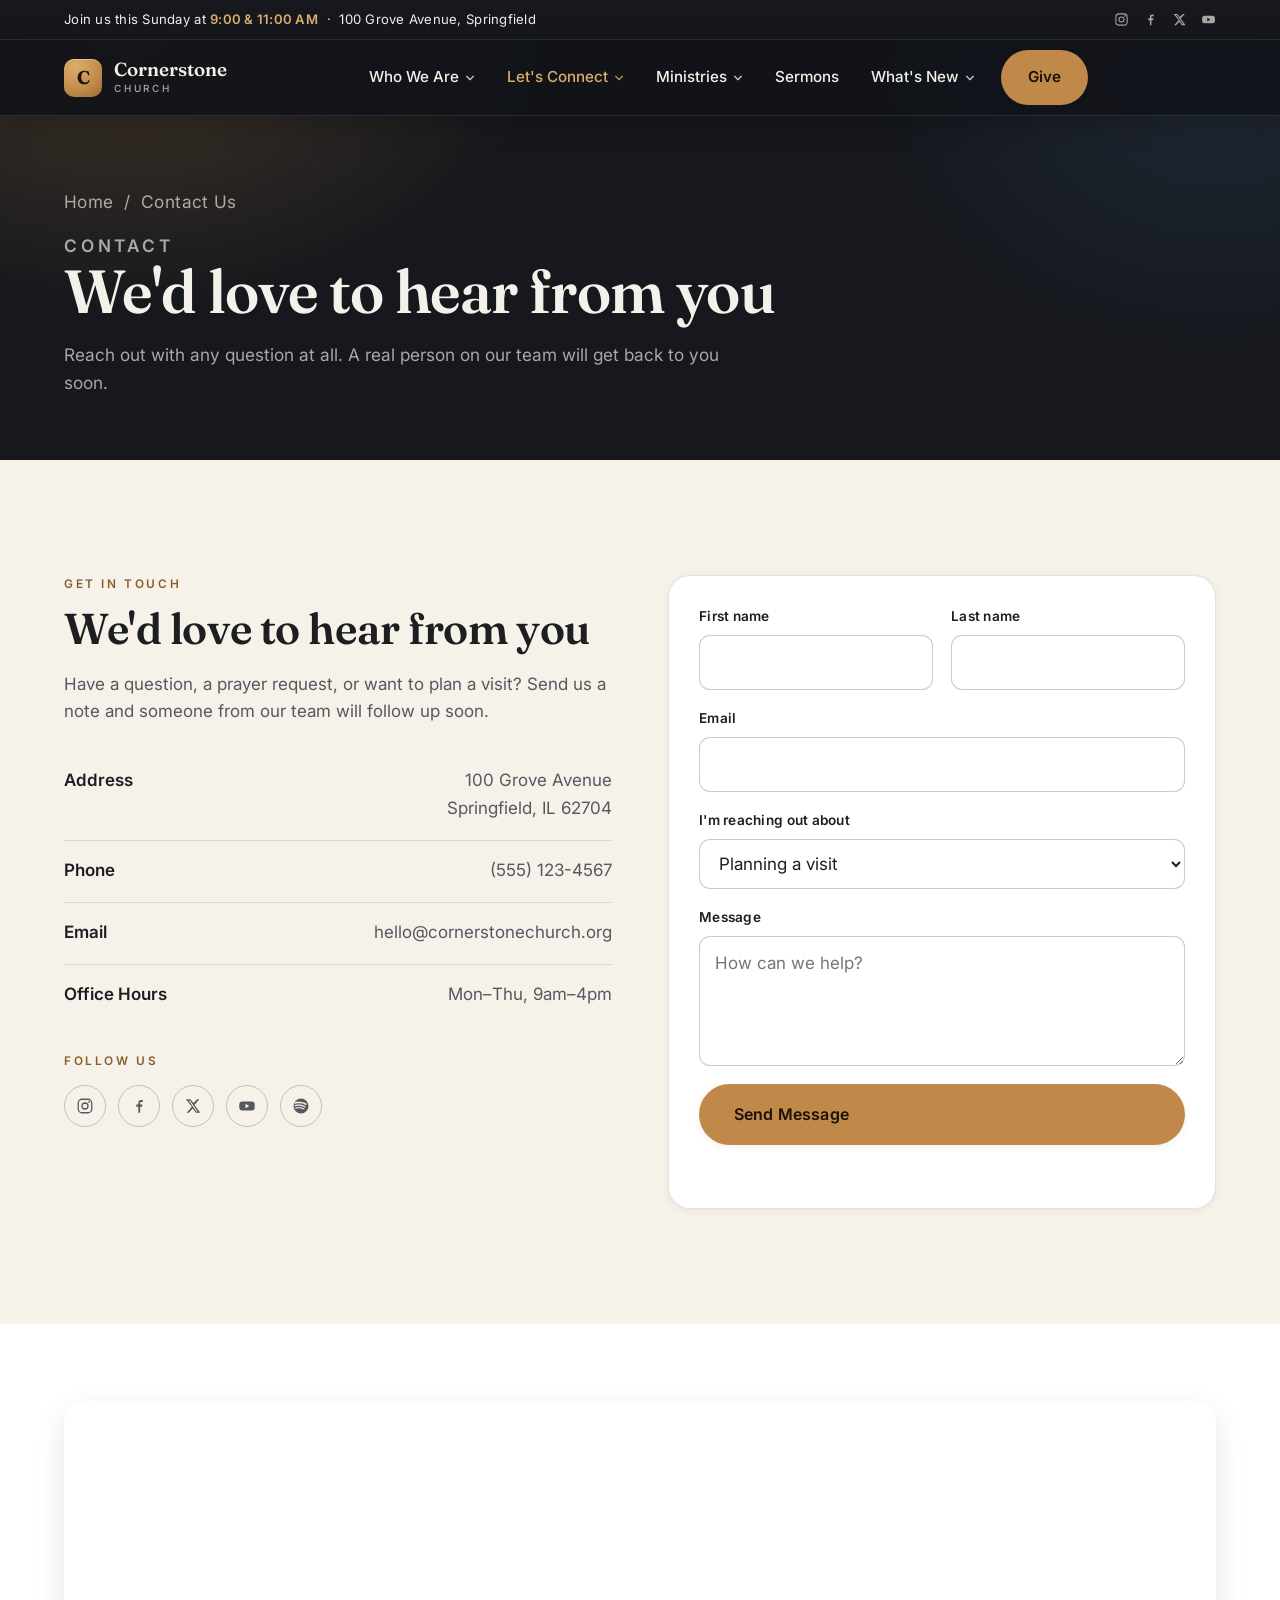
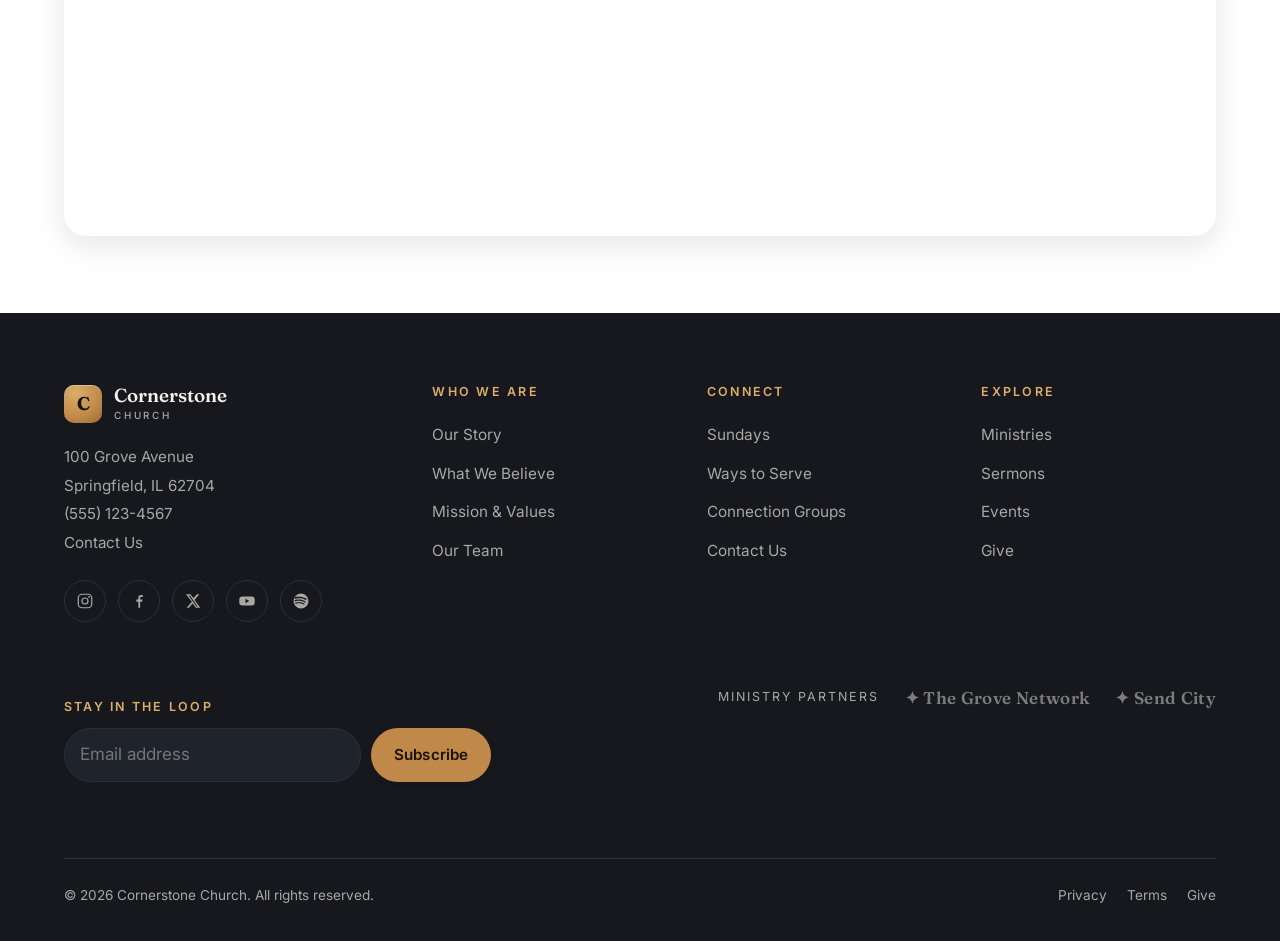
<file: contact.html>
<!DOCTYPE html>
<html lang="en">
<head>
  <meta charset="UTF-8" />
  <meta name="viewport" content="width=device-width, initial-scale=1" />
  <title>Contact Us · Cornerstone Church</title>
  <meta name="description" content="Get in touch with Cornerstone Church. Questions, prayer requests, or planning a visit — we'd love to hear from you." />
  <link rel="preconnect" href="https://fonts.googleapis.com" />
  <link rel="preconnect" href="https://fonts.gstatic.com" crossorigin />
  <link rel="stylesheet" href="assets/css/styles.css" />
</head>
<body>

  <div class="topbar">
    <div class="container topbar__inner">
      <span class="topbar__msg">Join us this Sunday at <strong>9:00&nbsp;&amp;&nbsp;11:00&nbsp;AM</strong> &nbsp;·&nbsp; 100 Grove Avenue, Springfield</span>
      <div class="topbar__socials">
        <a href="#" aria-label="Instagram"><svg viewBox="0 0 24 24" fill="none"><rect x="3" y="3" width="18" height="18" rx="5" stroke="currentColor" stroke-width="1.7"/><circle cx="12" cy="12" r="4" stroke="currentColor" stroke-width="1.7"/><circle cx="17.5" cy="6.5" r="1.2" fill="currentColor"/></svg></a>
        <a href="#" aria-label="Facebook"><svg viewBox="0 0 24 24" fill="currentColor"><path d="M13.5 21v-8h2.7l.4-3h-3.1V8.2c0-.87.24-1.46 1.5-1.46H17V4.06C16.7 4.02 15.8 3.94 14.77 3.94c-2.16 0-3.64 1.32-3.64 3.74V10H8.4v3h2.73v8z"/></svg></a>
        <a href="#" aria-label="X"><svg viewBox="0 0 24 24" fill="currentColor"><path d="M17.5 3h3l-6.6 7.5L21.7 21h-5.9l-4.3-5.6L6.5 21H3.5l7-8L2.6 3h6l3.9 5.1zM16.4 19.2h1.6L8 4.7H6.3z"/></svg></a>
        <a href="#" aria-label="YouTube"><svg viewBox="0 0 24 24" fill="currentColor"><path d="M22 8.2a2.6 2.6 0 0 0-1.83-1.84C18.5 6 12 6 12 6s-6.5 0-8.17.36A2.6 2.6 0 0 0 2 8.2 27 27 0 0 0 1.6 12 27 27 0 0 0 2 15.8a2.6 2.6 0 0 0 1.83 1.84C5.5 18 12 18 12 18s6.5 0 8.17-.36A2.6 2.6 0 0 0 22 15.8 27 27 0 0 0 22.4 12 27 27 0 0 0 22 8.2zM10 15V9l5 3z"/></svg></a>
      </div>
    </div>
  </div>

  <header class="nav is-solid" id="site-nav">
    <div class="container nav__inner">
      <a class="brand" href="index.html" aria-label="Cornerstone Church home">
        <span class="brand__mark">C</span>
        <span class="brand__name">Cornerstone<small>Church</small></span>
      </a>
      <nav aria-label="Primary navigation">
        <ul class="menu">
          <li class="has-mega">
            <a class="menu__link" href="about.html">Who We Are <svg class="caret" viewBox="0 0 12 12" fill="none"><path d="M2 4l4 4 4-4" stroke="currentColor" stroke-width="1.6" stroke-linecap="round" stroke-linejoin="round"/></svg></a>
            <div class="mega">
              <div class="mega__lead"><b>Who We Are</b></div>
              <a class="mega__link" href="about.html">Our Story</a>
              <a class="mega__link" href="about.html#what-we-believe">What We Believe</a>
              <a class="mega__link" href="about.html#mission-values">Mission &amp; Values</a>
              <a class="mega__link" href="about.html#team">Our Team</a>
            </div>
          </li>
          <li class="has-mega">
            <a class="menu__link is-active" href="connect.html">Let's Connect <svg class="caret" viewBox="0 0 12 12" fill="none"><path d="M2 4l4 4 4-4" stroke="currentColor" stroke-width="1.6" stroke-linecap="round" stroke-linejoin="round"/></svg></a>
            <div class="mega">
              <div class="mega__lead"><b>Let's Connect</b></div>
              <a class="mega__link" href="connect.html#sundays">Sundays at Cornerstone</a>
              <a class="mega__link" href="connect.html#serve">Ways to Serve</a>
              <a class="mega__link" href="connect.html#prayer">Prayer Requests</a>
              <a class="mega__link" href="contact.html">Contact Us</a>
            </div>
          </li>
          <li class="has-mega">
            <a class="menu__link" href="ministries.html">Ministries <svg class="caret" viewBox="0 0 12 12" fill="none"><path d="M2 4l4 4 4-4" stroke="currentColor" stroke-width="1.6" stroke-linecap="round" stroke-linejoin="round"/></svg></a>
            <div class="mega">
              <div class="mega__lead"><b>Our Ministries</b></div>
              <a class="mega__link" href="ministries.html#kids">Kids</a>
              <a class="mega__link" href="ministries.html#youth">Youth</a>
              <a class="mega__link" href="ministries.html#groups">Connection Groups</a>
              <a class="mega__link" href="ministries.html#college">The Salt Company</a>
              <a class="mega__link" href="ministries.html#local">Local Missions</a>
              <a class="mega__link" href="ministries.html#global">Global Missions</a>
            </div>
          </li>
          <li><a class="menu__link" href="sermons.html">Sermons</a></li>
          <li class="has-mega">
            <a class="menu__link" href="connect.html#events">What's New <svg class="caret" viewBox="0 0 12 12" fill="none"><path d="M2 4l4 4 4-4" stroke="currentColor" stroke-width="1.6" stroke-linecap="round" stroke-linejoin="round"/></svg></a>
            <div class="mega">
              <div class="mega__lead"><b>What's New</b></div>
              <a class="mega__link" href="connect.html#events">Events</a>
              <a class="mega__link" href="connect.html#events">Calendar</a>
              <a class="mega__link" href="sermons.html">Latest Sermons</a>
            </div>
          </li>
          <li class="menu__cta"><a class="btn btn--primary" href="give.html">Give</a></li>
        </ul>
      </nav>
      <div style="display:flex; align-items:center; gap:12px;">
        <a class="btn btn--primary nav__mobile-cta" href="give.html">Give</a>
        <button class="nav__toggle" aria-label="Open menu" aria-controls="mobile-menu">
          <svg width="22" height="22" viewBox="0 0 24 24" fill="none"><path d="M3 6h18M3 12h18M3 18h18" stroke="currentColor" stroke-width="1.8" stroke-linecap="round"/></svg>
        </button>
      </div>
    </div>
  </header>

  <div class="mobile-menu" id="mobile-menu" aria-hidden="true">
    <div class="mobile-menu__head">
      <a class="brand" href="index.html"><span class="brand__mark">C</span><span class="brand__name">Cornerstone<small>Church</small></span></a>
      <button class="mobile-menu__close" aria-label="Close menu">
        <svg width="20" height="20" viewBox="0 0 24 24" fill="none"><path d="M6 6l12 12M18 6L6 18" stroke="currentColor" stroke-width="1.8" stroke-linecap="round"/></svg>
      </button>
    </div>
    <div class="m-group">
      <button class="m-group__btn">Who We Are <svg class="caret" viewBox="0 0 12 12" fill="none"><path d="M2 4l4 4 4-4" stroke="currentColor" stroke-width="1.6" stroke-linecap="round" stroke-linejoin="round"/></svg></button>
      <div class="m-sub"><a href="about.html">Our Story</a><a href="about.html#what-we-believe">What We Believe</a><a href="about.html#mission-values">Mission &amp; Values</a><a href="about.html#team">Our Team</a></div>
    </div>
    <div class="m-group">
      <button class="m-group__btn">Let's Connect <svg class="caret" viewBox="0 0 12 12" fill="none"><path d="M2 4l4 4 4-4" stroke="currentColor" stroke-width="1.6" stroke-linecap="round" stroke-linejoin="round"/></svg></button>
      <div class="m-sub"><a href="connect.html#sundays">Sundays at Cornerstone</a><a href="connect.html#serve">Ways to Serve</a><a href="connect.html#prayer">Prayer Requests</a><a href="contact.html">Contact Us</a></div>
    </div>
    <div class="m-group">
      <button class="m-group__btn">Ministries <svg class="caret" viewBox="0 0 12 12" fill="none"><path d="M2 4l4 4 4-4" stroke="currentColor" stroke-width="1.6" stroke-linecap="round" stroke-linejoin="round"/></svg></button>
      <div class="m-sub"><a href="ministries.html#kids">Kids</a><a href="ministries.html#youth">Youth</a><a href="ministries.html#groups">Connection Groups</a><a href="ministries.html#college">The Salt Company</a><a href="ministries.html#local">Local Missions</a><a href="ministries.html#global">Global Missions</a></div>
    </div>
    <div class="m-group">
      <button class="m-group__btn">What's New <svg class="caret" viewBox="0 0 12 12" fill="none"><path d="M2 4l4 4 4-4" stroke="currentColor" stroke-width="1.6" stroke-linecap="round" stroke-linejoin="round"/></svg></button>
      <div class="m-sub"><a href="sermons.html">Sermons</a><a href="connect.html#events">Events</a><a href="connect.html#events">Calendar</a></div>
    </div>
    <div class="mobile-menu__actions">
      <a class="btn btn--primary btn--lg" href="give.html" style="justify-content:center;">Give</a>
      <a class="btn btn--ghost btn--lg" href="connect.html#sundays" style="justify-content:center;">I'm New</a>
    </div>
  </div>

  <section class="pagehead">
    <div class="container">
      <p class="pagehead__breadcrumb"><a href="index.html">Home</a> &nbsp;/&nbsp; Contact Us</p>
      <p class="eyebrow eyebrow--light">Contact</p>
      <h1>We'd love to hear from you</h1>
      <p>Reach out with any question at all. A real person on our team will get back to you soon.</p>
    </div>
  </section>

  <section class="section section--cream">
    <div class="container">
      <div class="split" style="align-items:start;">
        <div class="reveal">
          <p class="eyebrow">Get in Touch</p>
          <h2 style="font-size:clamp(1.8rem,3.6vw,2.7rem); margin:12px 0 18px;">We'd love to hear from you</h2>
          <p style="color:var(--text-soft); margin-bottom:26px;">Have a question, a prayer request, or want to plan a visit? Send us a note and someone from our team will follow up soon.</p>
          <div class="info-list">
            <div class="info-row"><span class="info-row__k">Address</span><span class="info-row__v">100 Grove Avenue<br/>Springfield, IL 62704</span></div>
            <div class="info-row"><span class="info-row__k">Phone</span><span class="info-row__v"><a href="tel:+15551234567">(555) 123-4567</a></span></div>
            <div class="info-row"><span class="info-row__k">Email</span><span class="info-row__v"><a href="mailto:hello@cornerstonechurch.org">hello@cornerstonechurch.org</a></span></div>
            <div class="info-row"><span class="info-row__k">Office Hours</span><span class="info-row__v">Mon–Thu, 9am–4pm</span></div>
          </div>
          <div style="margin-top:28px;">
            <p class="eyebrow">Follow Us</p>
            <div class="socials socials--ink" style="margin-top:14px;">
              <a href="#" aria-label="Instagram"><svg viewBox="0 0 24 24" fill="none"><rect x="3" y="3" width="18" height="18" rx="5" stroke="currentColor" stroke-width="1.7"/><circle cx="12" cy="12" r="4" stroke="currentColor" stroke-width="1.7"/><circle cx="17.5" cy="6.5" r="1.2" fill="currentColor"/></svg></a>
              <a href="#" aria-label="Facebook"><svg viewBox="0 0 24 24" fill="currentColor"><path d="M13.5 21v-8h2.7l.4-3h-3.1V8.2c0-.87.24-1.46 1.5-1.46H17V4.06C16.7 4.02 15.8 3.94 14.77 3.94c-2.16 0-3.64 1.32-3.64 3.74V10H8.4v3h2.73v8z"/></svg></a>
              <a href="#" aria-label="X"><svg viewBox="0 0 24 24" fill="currentColor"><path d="M17.5 3h3l-6.6 7.5L21.7 21h-5.9l-4.3-5.6L6.5 21H3.5l7-8L2.6 3h6l3.9 5.1zM16.4 19.2h1.6L8 4.7H6.3z"/></svg></a>
              <a href="#" aria-label="YouTube"><svg viewBox="0 0 24 24" fill="currentColor"><path d="M22 8.2a2.6 2.6 0 0 0-1.83-1.84C18.5 6 12 6 12 6s-6.5 0-8.17.36A2.6 2.6 0 0 0 2 8.2 27 27 0 0 0 1.6 12 27 27 0 0 0 2 15.8a2.6 2.6 0 0 0 1.83 1.84C5.5 18 12 18 12 18s6.5 0 8.17-.36A2.6 2.6 0 0 0 22 15.8 27 27 0 0 0 22.4 12 27 27 0 0 0 22 8.2zM10 15V9l5 3z"/></svg></a>
              <a href="#" aria-label="Spotify"><svg viewBox="0 0 24 24" fill="currentColor"><path d="M12 2a10 10 0 1 0 0 20 10 10 0 0 0 0-20zm4.6 14.4a.75.75 0 0 1-1 .25c-2.8-1.7-6.3-2.08-10.4-1.14a.75.75 0 1 1-.33-1.46c4.5-1 8.4-.57 11.5 1.35.36.22.47.68.25 1zm1.2-2.9a.94.94 0 0 1-1.28.3c-3.2-1.96-8.06-2.53-11.84-1.38a.94.94 0 1 1-.54-1.8c4.3-1.3 9.68-.66 13.35 1.6.44.27.58.85.31 1.28zm.1-3C14.2 8.2 7.9 8 4.9 8.94a1.12 1.12 0 1 1-.65-2.15C7.7 5.7 14.66 5.93 18.98 8.5a1.12 1.12 0 1 1-1.16 1.92z"/></svg></a>
            </div>
          </div>
        </div>

        <div class="card reveal" data-reveal-delay="1"><div class="card__body" style="padding:30px;">
          <form class="form" data-contact>
            <div class="form__row">
              <div class="field"><label for="fn">First name</label><input id="fn" type="text" required /></div>
              <div class="field"><label for="ln">Last name</label><input id="ln" type="text" required /></div>
            </div>
            <div class="field"><label for="em">Email</label><input id="em" type="email" required /></div>
            <div class="field"><label for="sub">I'm reaching out about</label>
              <select id="sub"><option>Planning a visit</option><option>Prayer request</option><option>Connection groups</option><option>Serving</option><option>Something else</option></select>
            </div>
            <div class="field"><label for="msg">Message</label><textarea id="msg" placeholder="How can we help?"></textarea></div>
            <button class="btn btn--primary btn--lg" type="submit">Send Message</button>
            <p data-form-note role="status" aria-live="polite" style="color:var(--accent-ink); font-size:.9rem; min-height:1em;"></p>
          </form>
        </div></div>
      </div>
    </div>
  </section>

  <section class="section--tight section--paper">
    <div class="container">
      <div class="map-embed reveal" style="border-radius:var(--radius-lg); overflow:hidden; box-shadow:var(--shadow-md); line-height:0;">
        <iframe title="Map to Cornerstone Church — 100 Grove Avenue, Springfield, IL"
          src="https://maps.google.com/maps?q=100%20Grove%20Avenue%2C%20Springfield%2C%20IL%2062704&amp;z=14&amp;output=embed"
          style="width:100%; height:clamp(260px,34vw,440px); border:0; display:block;" loading="lazy" referrerpolicy="no-referrer-when-downgrade"></iframe>
      </div>
    </div>
  </section>

  <footer class="footer">
    <div class="container">
      <div class="footer__top">
        <div class="footer__brand">
          <a class="brand" href="index.html"><span class="brand__mark">C</span><span class="brand__name">Cornerstone<small>Church</small></span></a>
          <p class="footer__addr">100 Grove Avenue<br />Springfield, IL 62704<br /><a href="tel:+15551234567">(555) 123-4567</a><br /><a href="contact.html">Contact Us</a></p>
          <div class="socials">
            <a href="#" aria-label="Instagram"><svg viewBox="0 0 24 24" fill="none"><rect x="3" y="3" width="18" height="18" rx="5" stroke="currentColor" stroke-width="1.6"/><circle cx="12" cy="12" r="4" stroke="currentColor" stroke-width="1.6"/><circle cx="17.5" cy="6.5" r="1.2" fill="currentColor"/></svg></a>
            <a href="#" aria-label="Facebook"><svg viewBox="0 0 24 24" fill="currentColor"><path d="M13.5 21v-8h2.7l.4-3h-3.1V8.2c0-.87.24-1.46 1.5-1.46H17V4.06C16.7 4.02 15.8 3.94 14.77 3.94c-2.16 0-3.64 1.32-3.64 3.74V10H8.4v3h2.73v8z"/></svg></a>
            <a href="#" aria-label="X"><svg viewBox="0 0 24 24" fill="currentColor"><path d="M17.5 3h3l-6.6 7.5L21.7 21h-5.9l-4.3-5.6L6.5 21H3.5l7-8L2.6 3h6l3.9 5.1zM16.4 19.2h1.6L8 4.7H6.3z"/></svg></a>
            <a href="#" aria-label="YouTube"><svg viewBox="0 0 24 24" fill="currentColor"><path d="M22 8.2a2.6 2.6 0 0 0-1.83-1.84C18.5 6 12 6 12 6s-6.5 0-8.17.36A2.6 2.6 0 0 0 2 8.2 27 27 0 0 0 1.6 12 27 27 0 0 0 2 15.8a2.6 2.6 0 0 0 1.83 1.84C5.5 18 12 18 12 18s6.5 0 8.17-.36A2.6 2.6 0 0 0 22 15.8 27 27 0 0 0 22.4 12 27 27 0 0 0 22 8.2zM10 15V9l5 3z"/></svg></a>
            <a href="#" aria-label="Spotify"><svg viewBox="0 0 24 24" fill="currentColor"><path d="M12 2a10 10 0 1 0 0 20 10 10 0 0 0 0-20zm4.6 14.4a.75.75 0 0 1-1 .25c-2.8-1.7-6.3-2.08-10.4-1.14a.75.75 0 1 1-.33-1.46c4.5-1 8.4-.57 11.5 1.35.36.22.47.68.25 1zm1.2-2.9a.94.94 0 0 1-1.28.3c-3.2-1.96-8.06-2.53-11.84-1.38a.94.94 0 1 1-.54-1.8c4.3-1.3 9.68-.66 13.35 1.6.44.27.58.85.31 1.28zm.1-3C14.2 8.2 7.9 8 4.9 8.94a1.12 1.12 0 1 1-.65-2.15C7.7 5.7 14.66 5.93 18.98 8.5a1.12 1.12 0 1 1-1.16 1.92z"/></svg></a>
          </div>
        </div>
        <div class="footer__col"><h4>Who We Are</h4><a href="about.html">Our Story</a><a href="about.html#what-we-believe">What We Believe</a><a href="about.html#mission-values">Mission &amp; Values</a><a href="about.html#team">Our Team</a></div>
        <div class="footer__col"><h4>Connect</h4><a href="connect.html#sundays">Sundays</a><a href="connect.html#serve">Ways to Serve</a><a href="ministries.html#groups">Connection Groups</a><a href="contact.html">Contact Us</a></div>
        <div class="footer__col"><h4>Explore</h4><a href="ministries.html">Ministries</a><a href="sermons.html">Sermons</a><a href="connect.html#events">Events</a><a href="give.html">Give</a></div>
      </div>
      <div class="footer__top" style="margin-top:52px; grid-template-columns:1.4fr 2fr; align-items:start;">
        <div class="newsletter">
          <h4 style="font-family:var(--font-sans); font-size:.78rem; text-transform:uppercase; letter-spacing:.18em; color:var(--accent-2); margin-bottom:14px;">Stay in the loop</h4>
          <form data-newsletter novalidate><input type="email" placeholder="Email address" aria-label="Email address" required /><button class="btn btn--primary" type="submit">Subscribe</button></form>
          <p class="newsletter__msg" role="status" aria-live="polite"></p>
        </div>
        <div class="partners" style="justify-content:flex-end;">
          <span class="partners__label">Ministry Partners</span>
          <span class="partner-logo">✦ The Grove Network</span>
          <span class="partner-logo">✦ Send City</span>
        </div>
      </div>
      <div class="footer__bottom">
        <span>© <span data-year>2026</span> Cornerstone Church. All rights reserved.</span>
        <span style="display:flex; gap:20px; flex-wrap:wrap;"><a href="#">Privacy</a><a href="#">Terms</a><a href="give.html">Give</a></span>
      </div>
    </div>
  </footer>

  <script src="assets/js/main.js"></script>
</body>
</html>
</file>
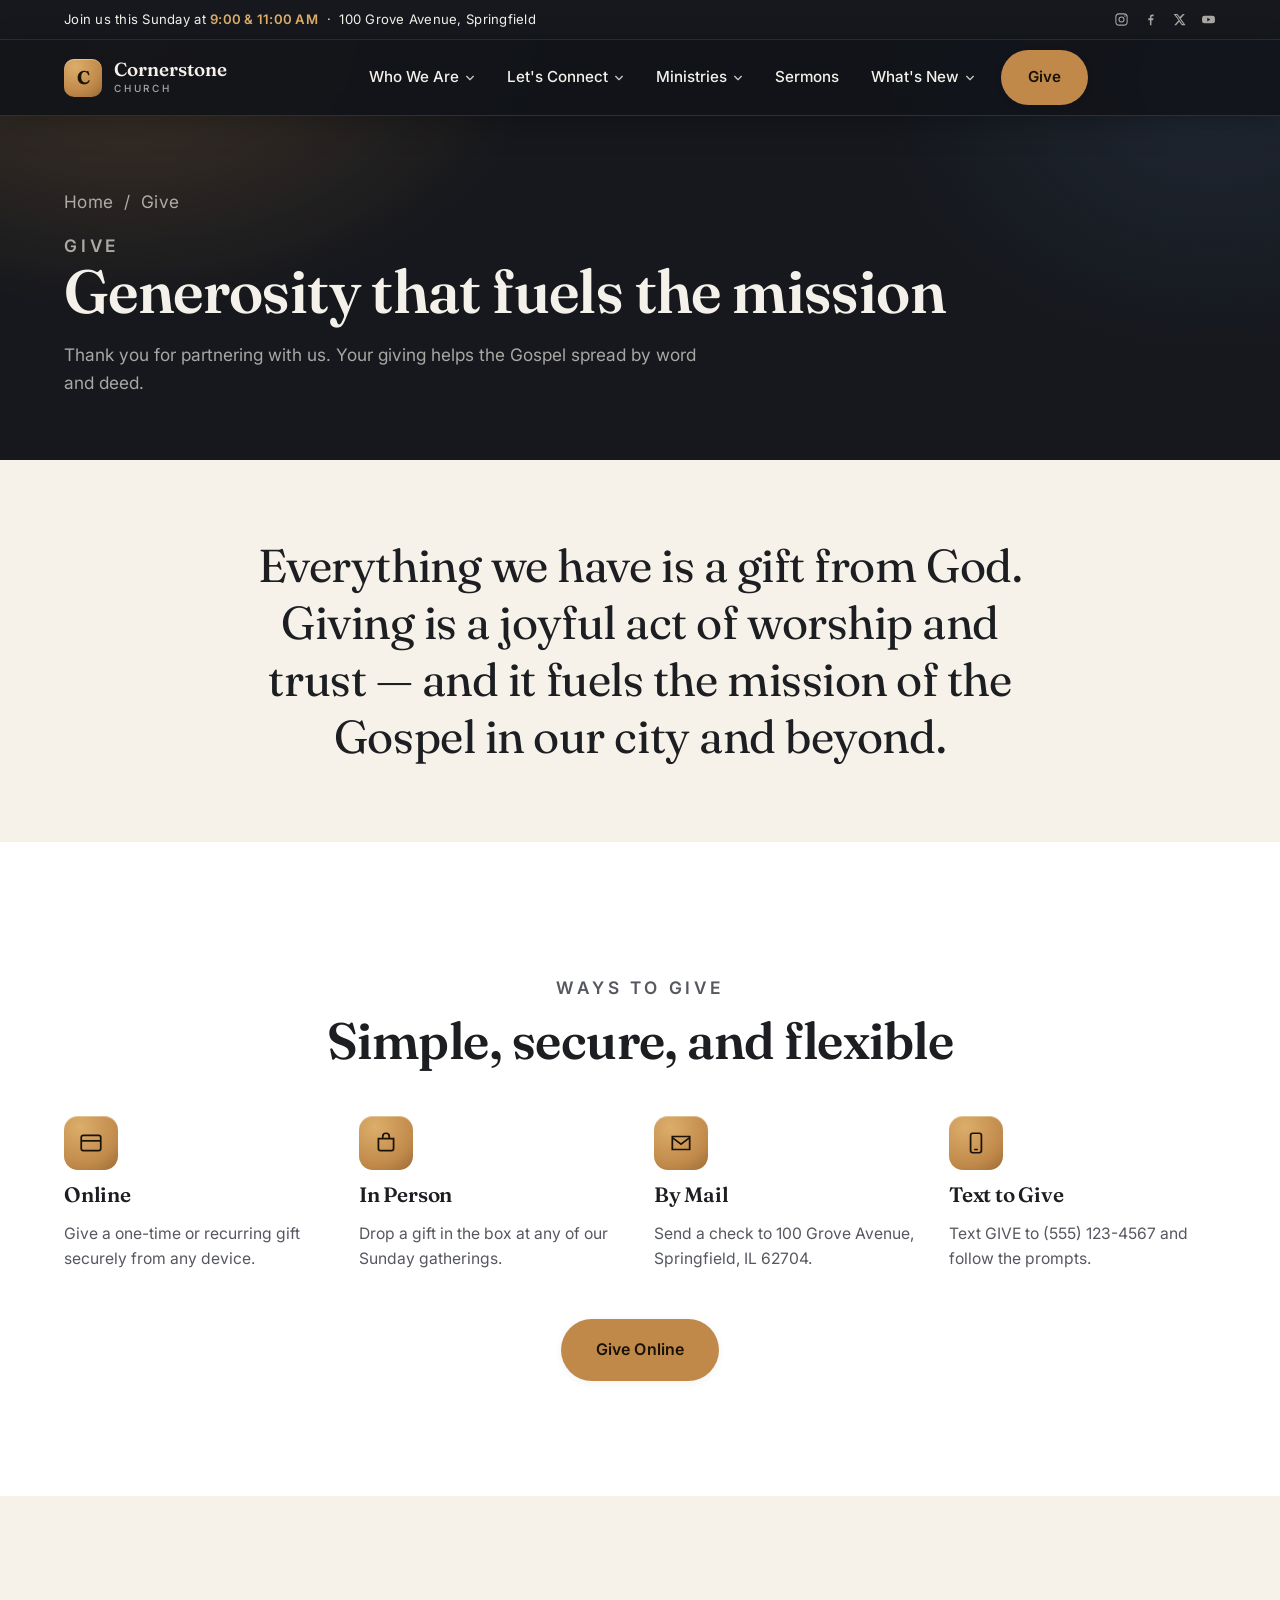
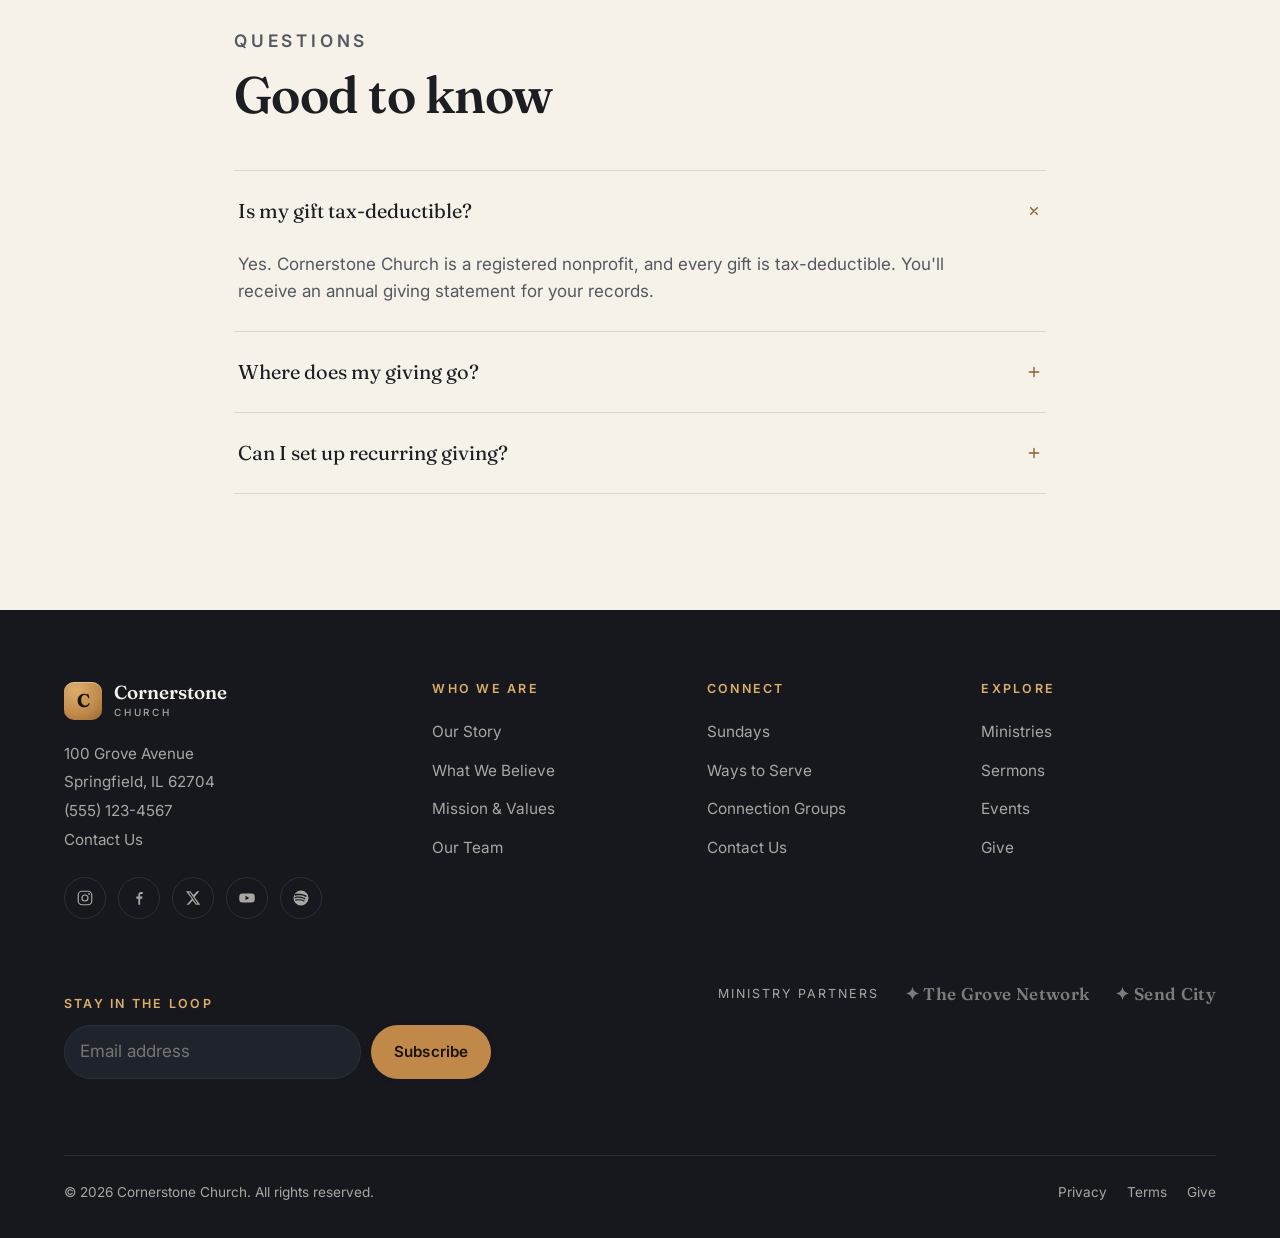
<file: give.html>
<!DOCTYPE html>
<html lang="en">
<head>
  <meta charset="UTF-8" />
  <meta name="viewport" content="width=device-width, initial-scale=1" />
  <title>Give · Cornerstone Church</title>
  <meta name="description" content="Give to Cornerstone Church. Support the mission of the Gospel in our city and around the world." />
  <link rel="preconnect" href="https://fonts.googleapis.com" />
  <link rel="preconnect" href="https://fonts.gstatic.com" crossorigin />
  <link rel="stylesheet" href="assets/css/styles.css" />
</head>
<body>

  <div class="topbar">
    <div class="container topbar__inner">
      <span class="topbar__msg">Join us this Sunday at <strong>9:00&nbsp;&amp;&nbsp;11:00&nbsp;AM</strong> &nbsp;·&nbsp; 100 Grove Avenue, Springfield</span>
      <div class="topbar__socials">
        <a href="#" aria-label="Instagram"><svg viewBox="0 0 24 24" fill="none"><rect x="3" y="3" width="18" height="18" rx="5" stroke="currentColor" stroke-width="1.7"/><circle cx="12" cy="12" r="4" stroke="currentColor" stroke-width="1.7"/><circle cx="17.5" cy="6.5" r="1.2" fill="currentColor"/></svg></a>
        <a href="#" aria-label="Facebook"><svg viewBox="0 0 24 24" fill="currentColor"><path d="M13.5 21v-8h2.7l.4-3h-3.1V8.2c0-.87.24-1.46 1.5-1.46H17V4.06C16.7 4.02 15.8 3.94 14.77 3.94c-2.16 0-3.64 1.32-3.64 3.74V10H8.4v3h2.73v8z"/></svg></a>
        <a href="#" aria-label="X"><svg viewBox="0 0 24 24" fill="currentColor"><path d="M17.5 3h3l-6.6 7.5L21.7 21h-5.9l-4.3-5.6L6.5 21H3.5l7-8L2.6 3h6l3.9 5.1zM16.4 19.2h1.6L8 4.7H6.3z"/></svg></a>
        <a href="#" aria-label="YouTube"><svg viewBox="0 0 24 24" fill="currentColor"><path d="M22 8.2a2.6 2.6 0 0 0-1.83-1.84C18.5 6 12 6 12 6s-6.5 0-8.17.36A2.6 2.6 0 0 0 2 8.2 27 27 0 0 0 1.6 12 27 27 0 0 0 2 15.8a2.6 2.6 0 0 0 1.83 1.84C5.5 18 12 18 12 18s6.5 0 8.17-.36A2.6 2.6 0 0 0 22 15.8 27 27 0 0 0 22.4 12 27 27 0 0 0 22 8.2zM10 15V9l5 3z"/></svg></a>
      </div>
    </div>
  </div>

  <header class="nav is-solid" id="site-nav">
    <div class="container nav__inner">
      <a class="brand" href="index.html" aria-label="Cornerstone Church home">
        <span class="brand__mark">C</span>
        <span class="brand__name">Cornerstone<small>Church</small></span>
      </a>
      <nav aria-label="Primary navigation">
        <ul class="menu">
          <li class="has-mega">
            <a class="menu__link" href="about.html">Who We Are <svg class="caret" viewBox="0 0 12 12" fill="none"><path d="M2 4l4 4 4-4" stroke="currentColor" stroke-width="1.6" stroke-linecap="round" stroke-linejoin="round"/></svg></a>
            <div class="mega">
              <div class="mega__lead"><b>Who We Are</b></div>
              <a class="mega__link" href="about.html">Our Story</a>
              <a class="mega__link" href="about.html#what-we-believe">What We Believe</a>
              <a class="mega__link" href="about.html#mission-values">Mission &amp; Values</a>
              <a class="mega__link" href="about.html#team">Our Team</a>
            </div>
          </li>
          <li class="has-mega">
            <a class="menu__link" href="connect.html">Let's Connect <svg class="caret" viewBox="0 0 12 12" fill="none"><path d="M2 4l4 4 4-4" stroke="currentColor" stroke-width="1.6" stroke-linecap="round" stroke-linejoin="round"/></svg></a>
            <div class="mega">
              <div class="mega__lead"><b>Let's Connect</b></div>
              <a class="mega__link" href="connect.html#sundays">Sundays at Cornerstone</a>
              <a class="mega__link" href="connect.html#serve">Ways to Serve</a>
              <a class="mega__link" href="connect.html#prayer">Prayer Requests</a>
              <a class="mega__link" href="contact.html">Contact Us</a>
            </div>
          </li>
          <li class="has-mega">
            <a class="menu__link" href="ministries.html">Ministries <svg class="caret" viewBox="0 0 12 12" fill="none"><path d="M2 4l4 4 4-4" stroke="currentColor" stroke-width="1.6" stroke-linecap="round" stroke-linejoin="round"/></svg></a>
            <div class="mega">
              <div class="mega__lead"><b>Our Ministries</b></div>
              <a class="mega__link" href="ministries.html#kids">Kids</a>
              <a class="mega__link" href="ministries.html#youth">Youth</a>
              <a class="mega__link" href="ministries.html#groups">Connection Groups</a>
              <a class="mega__link" href="ministries.html#college">The Salt Company</a>
              <a class="mega__link" href="ministries.html#local">Local Missions</a>
              <a class="mega__link" href="ministries.html#global">Global Missions</a>
            </div>
          </li>
          <li><a class="menu__link" href="sermons.html">Sermons</a></li>
          <li class="has-mega">
            <a class="menu__link" href="connect.html#events">What's New <svg class="caret" viewBox="0 0 12 12" fill="none"><path d="M2 4l4 4 4-4" stroke="currentColor" stroke-width="1.6" stroke-linecap="round" stroke-linejoin="round"/></svg></a>
            <div class="mega">
              <div class="mega__lead"><b>What's New</b></div>
              <a class="mega__link" href="connect.html#events">Events</a>
              <a class="mega__link" href="connect.html#events">Calendar</a>
              <a class="mega__link" href="sermons.html">Latest Sermons</a>
            </div>
          </li>
          <li class="menu__cta"><a class="btn btn--primary" href="give.html">Give</a></li>
        </ul>
      </nav>
      <div style="display:flex; align-items:center; gap:12px;">
        <a class="btn btn--primary nav__mobile-cta" href="give.html">Give</a>
        <button class="nav__toggle" aria-label="Open menu" aria-controls="mobile-menu">
          <svg width="22" height="22" viewBox="0 0 24 24" fill="none"><path d="M3 6h18M3 12h18M3 18h18" stroke="currentColor" stroke-width="1.8" stroke-linecap="round"/></svg>
        </button>
      </div>
    </div>
  </header>

  <div class="mobile-menu" id="mobile-menu" aria-hidden="true">
    <div class="mobile-menu__head">
      <a class="brand" href="index.html"><span class="brand__mark">C</span><span class="brand__name">Cornerstone<small>Church</small></span></a>
      <button class="mobile-menu__close" aria-label="Close menu">
        <svg width="20" height="20" viewBox="0 0 24 24" fill="none"><path d="M6 6l12 12M18 6L6 18" stroke="currentColor" stroke-width="1.8" stroke-linecap="round"/></svg>
      </button>
    </div>
    <div class="m-group">
      <button class="m-group__btn">Who We Are <svg class="caret" viewBox="0 0 12 12" fill="none"><path d="M2 4l4 4 4-4" stroke="currentColor" stroke-width="1.6" stroke-linecap="round" stroke-linejoin="round"/></svg></button>
      <div class="m-sub"><a href="about.html">Our Story</a><a href="about.html#what-we-believe">What We Believe</a><a href="about.html#mission-values">Mission &amp; Values</a><a href="about.html#team">Our Team</a></div>
    </div>
    <div class="m-group">
      <button class="m-group__btn">Let's Connect <svg class="caret" viewBox="0 0 12 12" fill="none"><path d="M2 4l4 4 4-4" stroke="currentColor" stroke-width="1.6" stroke-linecap="round" stroke-linejoin="round"/></svg></button>
      <div class="m-sub"><a href="connect.html#sundays">Sundays at Cornerstone</a><a href="connect.html#serve">Ways to Serve</a><a href="connect.html#prayer">Prayer Requests</a><a href="contact.html">Contact Us</a></div>
    </div>
    <div class="m-group">
      <button class="m-group__btn">Ministries <svg class="caret" viewBox="0 0 12 12" fill="none"><path d="M2 4l4 4 4-4" stroke="currentColor" stroke-width="1.6" stroke-linecap="round" stroke-linejoin="round"/></svg></button>
      <div class="m-sub"><a href="ministries.html#kids">Kids</a><a href="ministries.html#youth">Youth</a><a href="ministries.html#groups">Connection Groups</a><a href="ministries.html#college">The Salt Company</a><a href="ministries.html#local">Local Missions</a><a href="ministries.html#global">Global Missions</a></div>
    </div>
    <div class="m-group">
      <button class="m-group__btn">What's New <svg class="caret" viewBox="0 0 12 12" fill="none"><path d="M2 4l4 4 4-4" stroke="currentColor" stroke-width="1.6" stroke-linecap="round" stroke-linejoin="round"/></svg></button>
      <div class="m-sub"><a href="sermons.html">Sermons</a><a href="connect.html#events">Events</a><a href="connect.html#events">Calendar</a></div>
    </div>
    <div class="mobile-menu__actions">
      <a class="btn btn--primary btn--lg" href="give.html" style="justify-content:center;">Give</a>
      <a class="btn btn--ghost btn--lg" href="connect.html#sundays" style="justify-content:center;">I'm New</a>
    </div>
  </div>

  <section class="pagehead">
    <div class="container">
      <p class="pagehead__breadcrumb"><a href="index.html">Home</a> &nbsp;/&nbsp; Give</p>
      <p class="eyebrow eyebrow--light">Give</p>
      <h1>Generosity that fuels the mission</h1>
      <p>Thank you for partnering with us. Your giving helps the Gospel spread by word and deed.</p>
    </div>
  </section>

  <section class="section--tight section--cream">
    <div class="container narrow center reveal">
      <p class="statement">Everything we have is a gift from God. Giving is a joyful act of worship and trust — and it fuels the mission of the Gospel in our city and beyond.</p>
    </div>
  </section>

  <section class="section section--paper">
    <div class="container">
      <div class="section-head section-head--center reveal"><p class="eyebrow">Ways to Give</p><h2>Simple, secure, and flexible</h2></div>
      <div class="grid grid-4">
        <div class="feature reveal"><span class="feature__icon"><svg viewBox="0 0 24 24" fill="none"><rect x="3" y="5" width="18" height="14" rx="2" stroke="currentColor" stroke-width="1.6"/><path d="M3 10h18" stroke="currentColor" stroke-width="1.6"/></svg></span><h3>Online</h3><p>Give a one-time or recurring gift securely from any device.</p></div>
        <div class="feature reveal" data-reveal-delay="1"><span class="feature__icon"><svg viewBox="0 0 24 24" fill="none"><path d="M5 8h14v9a2 2 0 0 1-2 2H7a2 2 0 0 1-2-2z" stroke="currentColor" stroke-width="1.6"/><path d="M9 8V6a3 3 0 0 1 6 0v2" stroke="currentColor" stroke-width="1.6"/></svg></span><h3>In Person</h3><p>Drop a gift in the box at any of our Sunday gatherings.</p></div>
        <div class="feature reveal" data-reveal-delay="2"><span class="feature__icon"><svg viewBox="0 0 24 24" fill="none"><path d="M4 6h16v12H4z" stroke="currentColor" stroke-width="1.6"/><path d="M4 7l8 6 8-6" stroke="currentColor" stroke-width="1.6"/></svg></span><h3>By Mail</h3><p>Send a check to 100 Grove Avenue, Springfield, IL 62704.</p></div>
        <div class="feature reveal" data-reveal-delay="3"><span class="feature__icon"><svg viewBox="0 0 24 24" fill="none"><rect x="7" y="3" width="10" height="18" rx="2" stroke="currentColor" stroke-width="1.6"/><path d="M11 18h2" stroke="currentColor" stroke-width="1.6" stroke-linecap="round"/></svg></span><h3>Text to Give</h3><p>Text GIVE to (555) 123-4567 and follow the prompts.</p></div>
      </div>
      <div class="center reveal" style="margin-top:48px;"><a class="btn btn--primary btn--lg" href="#">Give Online</a></div>
    </div>
  </section>

  <section class="section section--cream">
    <div class="container narrow">
      <div class="section-head reveal"><p class="eyebrow">Questions</p><h2>Good to know</h2></div>
      <div class="accordion reveal" data-reveal-delay="1">
        <div class="acc-item is-open"><button class="acc-btn" aria-expanded="true">Is my gift tax-deductible? <svg class="caret" viewBox="0 0 24 24" fill="none"><path d="M12 5v14M5 12h14" stroke="currentColor" stroke-width="2" stroke-linecap="round"/></svg></button><div class="acc-panel"><div class="acc-panel__inner">Yes. Cornerstone Church is a registered nonprofit, and every gift is tax-deductible. You'll receive an annual giving statement for your records.</div></div></div>
        <div class="acc-item"><button class="acc-btn" aria-expanded="false">Where does my giving go? <svg class="caret" viewBox="0 0 24 24" fill="none"><path d="M12 5v14M5 12h14" stroke="currentColor" stroke-width="2" stroke-linecap="round"/></svg></button><div class="acc-panel"><div class="acc-panel__inner">Your generosity supports weekly ministry, staff, facilities, local outreach, and global missions partners around the world.</div></div></div>
        <div class="acc-item"><button class="acc-btn" aria-expanded="false">Can I set up recurring giving? <svg class="caret" viewBox="0 0 24 24" fill="none"><path d="M12 5v14M5 12h14" stroke="currentColor" stroke-width="2" stroke-linecap="round"/></svg></button><div class="acc-panel"><div class="acc-panel__inner">Absolutely. When you give online you can choose weekly, biweekly, or monthly recurring gifts and update them anytime.</div></div></div>
      </div>
    </div>
  </section>

  <footer class="footer">
    <div class="container">
      <div class="footer__top">
        <div class="footer__brand">
          <a class="brand" href="index.html"><span class="brand__mark">C</span><span class="brand__name">Cornerstone<small>Church</small></span></a>
          <p class="footer__addr">100 Grove Avenue<br />Springfield, IL 62704<br /><a href="tel:+15551234567">(555) 123-4567</a><br /><a href="contact.html">Contact Us</a></p>
          <div class="socials">
            <a href="#" aria-label="Instagram"><svg viewBox="0 0 24 24" fill="none"><rect x="3" y="3" width="18" height="18" rx="5" stroke="currentColor" stroke-width="1.6"/><circle cx="12" cy="12" r="4" stroke="currentColor" stroke-width="1.6"/><circle cx="17.5" cy="6.5" r="1.2" fill="currentColor"/></svg></a>
            <a href="#" aria-label="Facebook"><svg viewBox="0 0 24 24" fill="currentColor"><path d="M13.5 21v-8h2.7l.4-3h-3.1V8.2c0-.87.24-1.46 1.5-1.46H17V4.06C16.7 4.02 15.8 3.94 14.77 3.94c-2.16 0-3.64 1.32-3.64 3.74V10H8.4v3h2.73v8z"/></svg></a>
            <a href="#" aria-label="X"><svg viewBox="0 0 24 24" fill="currentColor"><path d="M17.5 3h3l-6.6 7.5L21.7 21h-5.9l-4.3-5.6L6.5 21H3.5l7-8L2.6 3h6l3.9 5.1zM16.4 19.2h1.6L8 4.7H6.3z"/></svg></a>
            <a href="#" aria-label="YouTube"><svg viewBox="0 0 24 24" fill="currentColor"><path d="M22 8.2a2.6 2.6 0 0 0-1.83-1.84C18.5 6 12 6 12 6s-6.5 0-8.17.36A2.6 2.6 0 0 0 2 8.2 27 27 0 0 0 1.6 12 27 27 0 0 0 2 15.8a2.6 2.6 0 0 0 1.83 1.84C5.5 18 12 18 12 18s6.5 0 8.17-.36A2.6 2.6 0 0 0 22 15.8 27 27 0 0 0 22.4 12 27 27 0 0 0 22 8.2zM10 15V9l5 3z"/></svg></a>
            <a href="#" aria-label="Spotify"><svg viewBox="0 0 24 24" fill="currentColor"><path d="M12 2a10 10 0 1 0 0 20 10 10 0 0 0 0-20zm4.6 14.4a.75.75 0 0 1-1 .25c-2.8-1.7-6.3-2.08-10.4-1.14a.75.75 0 1 1-.33-1.46c4.5-1 8.4-.57 11.5 1.35.36.22.47.68.25 1zm1.2-2.9a.94.94 0 0 1-1.28.3c-3.2-1.96-8.06-2.53-11.84-1.38a.94.94 0 1 1-.54-1.8c4.3-1.3 9.68-.66 13.35 1.6.44.27.58.85.31 1.28zm.1-3C14.2 8.2 7.9 8 4.9 8.94a1.12 1.12 0 1 1-.65-2.15C7.7 5.7 14.66 5.93 18.98 8.5a1.12 1.12 0 1 1-1.16 1.92z"/></svg></a>
          </div>
        </div>
        <div class="footer__col"><h4>Who We Are</h4><a href="about.html">Our Story</a><a href="about.html#what-we-believe">What We Believe</a><a href="about.html#mission-values">Mission &amp; Values</a><a href="about.html#team">Our Team</a></div>
        <div class="footer__col"><h4>Connect</h4><a href="connect.html#sundays">Sundays</a><a href="connect.html#serve">Ways to Serve</a><a href="ministries.html#groups">Connection Groups</a><a href="contact.html">Contact Us</a></div>
        <div class="footer__col"><h4>Explore</h4><a href="ministries.html">Ministries</a><a href="sermons.html">Sermons</a><a href="connect.html#events">Events</a><a href="give.html">Give</a></div>
      </div>
      <div class="footer__top" style="margin-top:52px; grid-template-columns:1.4fr 2fr; align-items:start;">
        <div class="newsletter">
          <h4 style="font-family:var(--font-sans); font-size:.78rem; text-transform:uppercase; letter-spacing:.18em; color:var(--accent-2); margin-bottom:14px;">Stay in the loop</h4>
          <form data-newsletter novalidate><input type="email" placeholder="Email address" aria-label="Email address" required /><button class="btn btn--primary" type="submit">Subscribe</button></form>
          <p class="newsletter__msg" role="status" aria-live="polite"></p>
        </div>
        <div class="partners" style="justify-content:flex-end;">
          <span class="partners__label">Ministry Partners</span>
          <span class="partner-logo">✦ The Grove Network</span>
          <span class="partner-logo">✦ Send City</span>
        </div>
      </div>
      <div class="footer__bottom">
        <span>© <span data-year>2026</span> Cornerstone Church. All rights reserved.</span>
        <span style="display:flex; gap:20px; flex-wrap:wrap;"><a href="#">Privacy</a><a href="#">Terms</a><a href="give.html">Give</a></span>
      </div>
    </div>
  </footer>

  <script src="assets/js/main.js"></script>
</body>
</html>
</file>
<file: assets/css/styles.css>
/* =====================================================================
   Cornerstone Church — Website Template
   A modern, self-contained church website (no external images/video).
   Structure inspired by Cottage Grove Church (Des Moines, IA).

   HOW TO CUSTOMIZE
   - Colors & fonts: edit the :root variables below.
   - Church name / service times / address: edit the HTML pages.
   - The hero "video" is a pure-CSS animated gradient (.hero__bg).
   ===================================================================== */

/* ---------- Fonts (with robust fallbacks if offline) ---------- */
@import url('https://fonts.googleapis.com/css2?family=Fraunces:opsz,wght@9..144,400;9..144,500;9..144,600;9..144,700&family=Inter:wght@400;500;600;700&display=swap');

/* ===================== Design Tokens ===================== */
:root {
  /* Brand colors */
  --ink:        #16181d;   /* near-black, dark sections + hero */
  --ink-2:      #1f232b;   /* slightly lifted charcoal */
  --ink-3:      #2a2f39;   /* borders on dark */
  --cream:      #f6f2ea;   /* warm off-white light sections */
  --paper:      #ffffff;
  --accent:     #c0894a;   /* warm brass/gold */
  --accent-2:   #dcae6a;   /* lighter gold */
  --accent-ink: #8a5e2b;   /* darker gold for text on cream */

  /* Text */
  --text:       #1c1e22;   /* body text on light */
  --text-soft:  #55585f;   /* muted on light */
  --text-invert:#f4f1ea;   /* text on dark */
  --text-invert-soft: rgba(244,241,234,.66);

  /* Lines & surfaces */
  --line:       rgba(20,22,26,.12);
  --line-strong:rgba(20,22,26,.22);

  /* Type */
  --font-display: 'Fraunces', 'Georgia', 'Times New Roman', serif;
  --font-sans:    'Inter', system-ui, -apple-system, 'Segoe UI', Roboto, sans-serif;

  /* Layout */
  --container: 1200px;
  --container-narrow: 860px;
  --radius: 14px;
  --radius-lg: 22px;
  --radius-pill: 999px;

  /* Motion & elevation */
  --ease: cubic-bezier(.22,.61,.36,1);
  --shadow-sm: 0 2px 8px rgba(20,22,26,.06);
  --shadow-md: 0 10px 30px rgba(20,22,26,.10);
  --shadow-lg: 0 24px 60px rgba(20,22,26,.18);

  /* Fixed chrome heights */
  --topbar-h: 40px;
  --nav-h: 76px;
}

/* ===================== Reset / Base ===================== */
*, *::before, *::after { box-sizing: border-box; }
* { margin: 0; }

html { scroll-behavior: smooth; scroll-padding-top: calc(var(--nav-h) + 14px); -webkit-text-size-adjust: 100%; }

body {
  font-family: var(--font-sans);
  color: var(--text);
  background: var(--cream);
  line-height: 1.6;
  font-size: 17px;
  -webkit-font-smoothing: antialiased;
  text-rendering: optimizeLegibility;
  overflow-x: hidden;
}

img, svg, video { display: block; max-width: 100%; }
a { color: inherit; text-decoration: none; }
button { font: inherit; cursor: pointer; }
ul { list-style: none; padding: 0; }

h1, h2, h3, h4 {
  font-family: var(--font-display);
  font-weight: 600;
  line-height: 1.08;
  letter-spacing: -0.01em;
}

.eyebrow {
  font-family: var(--font-sans);
  text-transform: uppercase;
  letter-spacing: .22em;
  font-size: .74rem;
  font-weight: 600;
  color: var(--accent-ink);
}
.eyebrow--light { color: var(--accent-2); }

/* ===================== Layout helpers ===================== */
.container { width: 100%; max-width: var(--container); margin-inline: auto; padding-inline: 24px; }
.narrow    { max-width: var(--container-narrow); }
.section   { padding-block: clamp(64px, 9vw, 128px); }
.section--tight { padding-block: clamp(48px, 6vw, 84px); }

.section--dark  { background: var(--ink); color: var(--text-invert); }
.section--ink2  { background: var(--ink-2); color: var(--text-invert); }
.section--cream { background: var(--cream); }
.section--paper { background: var(--paper); }

.center { text-align: center; }
.max-60ch { max-width: 62ch; }
.mx-auto { margin-inline: auto; }

.grid { display: grid; gap: 28px; }
.grid-2 { grid-template-columns: repeat(2, 1fr); }
.grid-3 { grid-template-columns: repeat(3, 1fr); }
.grid-4 { grid-template-columns: repeat(4, 1fr); }

/* ===================== Buttons ===================== */
.btn {
  display: inline-flex; align-items: center; gap: .55em;
  padding: 14px 26px;
  border-radius: var(--radius-pill);
  font-weight: 600; font-size: .95rem;
  letter-spacing: .01em;
  border: 1.5px solid transparent;
  transition: transform .25s var(--ease), background-color .25s var(--ease), color .25s var(--ease), border-color .25s var(--ease), box-shadow .25s var(--ease);
  white-space: nowrap;
}
.btn:hover { transform: translateY(-2px); }
.btn:active { transform: translateY(0); }

.btn--primary { background: var(--accent); color: #1a1206; box-shadow: var(--shadow-sm); }
.btn--primary:hover { background: var(--accent-2); box-shadow: var(--shadow-md); }

.btn--ghost { background: transparent; color: var(--text-invert); border-color: rgba(244,241,234,.5); }
.btn--ghost:hover { background: rgba(244,241,234,.1); border-color: var(--text-invert); }

.btn--dark { background: var(--ink); color: var(--text-invert); }
.btn--dark:hover { background: var(--ink-2); }

.btn--outline-ink { background: transparent; color: var(--text); border-color: var(--line-strong); }
.btn--outline-ink:hover { background: var(--ink); color: var(--text-invert); border-color: var(--ink); }

.btn--lg { padding: 17px 34px; font-size: 1rem; }

.link-arrow {
  display: inline-flex; align-items: center; gap: .5em;
  font-weight: 600; color: var(--accent-ink);
}
.link-arrow svg { transition: transform .25s var(--ease); }
.link-arrow:hover svg { transform: translateX(4px); }
.link-arrow--light { color: var(--accent-2); }

/* ===================== Announcement bar ===================== */
.topbar {
  background: var(--ink);
  color: var(--text-invert);
  min-height: var(--topbar-h);
  display: flex; align-items: center;
  font-size: .82rem; letter-spacing: .02em;
  border-bottom: 1px solid var(--ink-3);
}
.topbar__inner { display: flex; align-items: center; justify-content: space-between; gap: 16px; width: 100%; }
.topbar__msg { text-align: left; }
.topbar strong { color: var(--accent-2); font-weight: 600; }
.topbar__socials { display: flex; align-items: center; gap: 14px; flex: none; }
.topbar__socials a { color: var(--text-invert-soft); display: inline-flex; transition: color .2s var(--ease); }
.topbar__socials a:hover { color: var(--accent-2); }
.topbar__socials svg { width: 15px; height: 15px; }

/* Social icons on light backgrounds (e.g. Contact page). Higher specificity than
   the footer's .socials a so the dark glyph color wins on light surfaces. */
.socials.socials--ink a { color: var(--text-soft); border-color: var(--line-strong); }
.socials.socials--ink a:hover { color: #1a1206; background: var(--accent-2); border-color: var(--accent-2); }

/* ===================== Header / Nav ===================== */
.nav {
  position: sticky; top: 0; z-index: 60;
  height: var(--nav-h);
  background: rgba(22,24,29,.0);
  transition: background-color .3s var(--ease), box-shadow .3s var(--ease), border-color .3s var(--ease);
  border-bottom: 1px solid transparent;
}
.nav__inner {
  height: 100%;
  display: flex; align-items: center; justify-content: space-between;
  gap: 24px;
}

/* Solid states: when scrolled OR on interior (non-hero) pages */
.nav.is-solid, .nav.is-scrolled {
  background: rgba(18,20,25,.92);
  backdrop-filter: saturate(140%) blur(10px);
  border-bottom-color: var(--ink-3);
  box-shadow: 0 8px 30px rgba(0,0,0,.25);
}

.brand { display: inline-flex; align-items: center; gap: 12px; color: var(--text-invert); }
.brand__mark {
  width: 38px; height: 38px; border-radius: 10px; flex: none;
  background:
    radial-gradient(120% 120% at 30% 20%, var(--accent-2), var(--accent) 55%, var(--accent-ink) 100%);
  display: grid; place-items: center;
  color: #1a1206; font-family: var(--font-display); font-weight: 700; font-size: 1.15rem;
  box-shadow: inset 0 1px 0 rgba(255,255,255,.35);
}
.brand__name { font-family: var(--font-display); font-weight: 600; font-size: 1.18rem; line-height: 1; color: var(--text-invert); }
.brand__name small { display: block; font-family: var(--font-sans); font-weight: 500; font-size: .62rem; letter-spacing: .28em; text-transform: uppercase; color: var(--text-invert-soft); margin-top: 5px; }

/* Primary menu */
.menu { display: flex; align-items: center; gap: 4px; }
.menu > li { position: relative; }
.menu__link {
  display: inline-flex; align-items: center; gap: 6px;
  padding: 10px 14px; border-radius: 10px;
  color: var(--text-invert); font-weight: 500; font-size: .95rem;
  transition: background-color .2s var(--ease), color .2s var(--ease);
}
.menu__link:hover { background: rgba(244,241,234,.1); }
.menu__link.is-active { color: var(--accent-2); }
.menu__link .caret { width: 10px; height: 10px; transition: transform .25s var(--ease); opacity: .8; }
.has-mega:hover .caret, .has-mega:focus-within .caret { transform: rotate(180deg); }

.menu__cta { margin-left: 8px; }

/* Mega menu / dropdown */
.mega {
  position: absolute; top: calc(100% + 10px); left: 50%; transform: translateX(-50%) translateY(8px);
  min-width: 260px; background: var(--paper); color: var(--text);
  border-radius: var(--radius); box-shadow: var(--shadow-lg);
  padding: 12px; opacity: 0; visibility: hidden; pointer-events: none;
  transition: opacity .22s var(--ease), transform .22s var(--ease), visibility .22s;
  border: 1px solid var(--line);
}
.has-mega:hover .mega, .has-mega:focus-within .mega {
  opacity: 1; visibility: visible; pointer-events: auto; transform: translateX(-50%) translateY(0);
}
.mega::before { /* hover bridge */
  content: ""; position: absolute; bottom: 100%; left: 0; right: 0; height: 14px;
}
.mega__link { display: block; padding: 10px 14px; border-radius: 9px; font-size: .95rem; font-weight: 500; color: var(--text); transition: background-color .18s var(--ease), color .18s var(--ease); }
.mega__link:hover { background: var(--cream); color: var(--accent-ink); }
.mega__link small { display: block; font-weight: 400; color: var(--text-soft); font-size: .82rem; margin-top: 2px; }
.mega__lead { padding: 10px 14px 12px; border-bottom: 1px solid var(--line); margin-bottom: 6px; }
.mega__lead b { font-family: var(--font-display); font-size: 1.05rem; }

/* Mobile controls */
.nav__toggle { display: none; }
.nav__mobile-cta { display: none; }

/* ===================== Mobile menu ===================== */
.mobile-menu {
  position: fixed; inset: 0; z-index: 70;
  background: var(--ink);
  transform: translateX(100%);
  transition: transform .38s var(--ease);
  display: flex; flex-direction: column;
  padding: 20px 24px 40px;
  overflow-y: auto;
}
.mobile-menu.is-open { transform: translateX(0); }
.mobile-menu__head { display: flex; align-items: center; justify-content: space-between; height: var(--nav-h); }
.mobile-menu__close { width: 44px; height: 44px; border-radius: 10px; border: 1px solid var(--ink-3); background: transparent; color: var(--text-invert); display: grid; place-items: center; }
.m-group { border-top: 1px solid var(--ink-3); }
.m-group__btn { width: 100%; display: flex; align-items: center; justify-content: space-between; padding: 18px 4px; color: var(--text-invert); font-family: var(--font-display); font-size: 1.35rem; background: none; border: none; }
.m-group__btn .caret { width: 14px; transition: transform .25s var(--ease); }
.m-group.is-open .m-group__btn .caret { transform: rotate(180deg); }
.m-sub { max-height: 0; overflow: hidden; transition: max-height .3s var(--ease); }
.m-group.is-open .m-sub { max-height: 480px; }
.m-sub a { display: block; padding: 11px 4px 11px 16px; color: var(--text-invert-soft); font-size: 1.02rem; }
.m-sub a:hover { color: var(--accent-2); }
.mobile-menu__actions { margin-top: 28px; display: grid; gap: 12px; }

/* ===================== Hero ===================== */
.hero {
  position: relative;
  min-height: min(92vh, 860px);
  margin-top: calc(-1 * var(--nav-h)); /* pull under transparent nav */
  padding-top: var(--nav-h);
  display: grid; align-items: center;
  color: var(--text-invert);
  overflow: hidden;
  isolation: isolate;
}
.hero__bg {
  position: absolute; inset: 0; z-index: -3;
  background:
    radial-gradient(60% 80% at 20% 20%, rgba(192,137,74,.42), transparent 60%),
    radial-gradient(70% 90% at 85% 15%, rgba(120,80,150,.30), transparent 55%),
    radial-gradient(90% 90% at 70% 90%, rgba(40,90,120,.38), transparent 60%),
    linear-gradient(210deg, #20242e, #14161b 60%, #0f1013);
  background-size: 180% 180%, 200% 200%, 200% 200%, 100% 100%;
  animation: heroDrift 26s var(--ease) infinite alternate;
}
.hero__bg::after { /* subtle grain/vignette */
  content: ""; position: absolute; inset: 0;
  background: radial-gradient(120% 80% at 50% 30%, transparent 40%, rgba(0,0,0,.5) 100%);
}
@keyframes heroDrift {
  0%   { background-position: 0% 0%, 100% 0%, 50% 100%, 0 0; }
  100% { background-position: 100% 60%, 0% 40%, 30% 60%, 0 0; }
}
.hero.is-paused .hero__bg { animation-play-state: paused; }

/* Generated worship video layer (sits above the gradient fallback) */
.hero__video {
  position: absolute; inset: 0; z-index: -2;
  width: 100%; height: 100%; object-fit: cover;
  opacity: 0; transition: opacity 1.2s var(--ease);
}
.hero__video.is-ready { opacity: 1; }
/* Darkening scrim so the light hero text stays legible over bright footage */
.hero__scrim {
  position: absolute; inset: 0; z-index: -1; pointer-events: none;
  background:
    linear-gradient(180deg, rgba(12,13,16,.55), rgba(12,13,16,.30) 42%, rgba(12,13,16,.78)),
    radial-gradient(90% 120% at 15% 30%, rgba(12,13,16,.45), transparent 55%);
}

.hero__grid-overlay { /* faint line texture */
  position: absolute; inset: 0; z-index: -1; opacity: .16; pointer-events: none;
  background-image: linear-gradient(rgba(255,255,255,.5) 1px, transparent 1px),
                    linear-gradient(90deg, rgba(255,255,255,.5) 1px, transparent 1px);
  background-size: 64px 64px; mask-image: radial-gradient(70% 70% at 50% 40%, #000, transparent);
}

.hero__content { max-width: 900px; }
.hero h1 {
  font-size: clamp(2.6rem, 7vw, 5.2rem);
  font-weight: 600; letter-spacing: -0.02em; line-height: .98;
}
.hero__sub {
  font-family: var(--font-display);
  font-size: clamp(1.3rem, 3vw, 2.1rem);
  font-weight: 400; color: var(--text-invert); margin-top: 18px; line-height: 1.15;
}
.hero__sub a { color: var(--accent-2); text-decoration: underline; text-underline-offset: 4px; text-decoration-thickness: 1.5px; }
.hero__actions { display: flex; flex-wrap: wrap; gap: 14px; margin-top: 34px; }

.hero__pause {
  position: absolute; right: 24px; bottom: 22px; z-index: 3;
  display: inline-flex; align-items: center; gap: 8px;
  padding: 9px 16px; border-radius: var(--radius-pill);
  background: rgba(0,0,0,.35); color: var(--text-invert);
  border: 1px solid rgba(244,241,234,.25); font-size: .82rem; font-weight: 500;
  backdrop-filter: blur(6px);
}
.hero__pause:hover { background: rgba(0,0,0,.55); }

/* Interior page header (non-hero) — extends behind the solid sticky nav */
.pagehead {
  position: relative; background: var(--ink); color: var(--text-invert);
  margin-top: calc(-1 * var(--nav-h));
  padding-top: calc(var(--nav-h) + 56px); padding-bottom: 64px; overflow: hidden;
  isolation: isolate;
}
.pagehead::before {
  content: ""; position: absolute; inset: 0; z-index: -1; opacity: .9;
  background:
    radial-gradient(60% 120% at 10% 0%, rgba(192,137,74,.28), transparent 55%),
    radial-gradient(50% 120% at 95% 10%, rgba(60,90,120,.28), transparent 55%),
    var(--ink);
}
.pagehead__breadcrumb { color: var(--text-invert-soft); font-size: .85rem; margin-bottom: 14px; letter-spacing: .02em; }
.pagehead__breadcrumb a:hover { color: var(--accent-2); }
.pagehead h1 { font-size: clamp(2.2rem, 5vw, 3.8rem); }
.pagehead p { color: var(--text-invert-soft); max-width: 60ch; margin-top: 16px; font-size: 1.08rem; }

/* ===================== Generic sections ===================== */
.section-head { max-width: 720px; margin-bottom: 48px; }
.section-head h2 { font-size: clamp(2rem, 4.4vw, 3.2rem); margin-top: 12px; }
.section-head p { color: var(--text-soft); margin-top: 16px; font-size: 1.08rem; }
.section--dark .section-head p, .section--ink2 .section-head p { color: var(--text-invert-soft); }
.section-head--center { margin-inline: auto; text-align: center; }

/* Big statement / mission */
.statement { font-family: var(--font-display); font-weight: 400; font-size: clamp(1.6rem, 3.6vw, 2.9rem); line-height: 1.24; letter-spacing: -.01em; }
.statement a { color: var(--accent-2); text-decoration: underline; text-underline-offset: 5px; text-decoration-thickness: 1.5px; }
.section--cream .statement a, .section--paper .statement a { color: var(--accent-ink); }

/* ===================== Cards ===================== */
.card {
  background: var(--paper); border-radius: var(--radius-lg);
  border: 1px solid var(--line); overflow: hidden;
  box-shadow: var(--shadow-sm);
  transition: transform .3s var(--ease), box-shadow .3s var(--ease), border-color .3s var(--ease);
  display: flex; flex-direction: column;
}
.card:hover { transform: translateY(-6px); box-shadow: var(--shadow-lg); border-color: var(--line-strong); }
.card__media { aspect-ratio: 16/10; position: relative; overflow: hidden; }
.card__media-fallback {
  position: absolute; inset: 0;
  display: grid; place-items: center; color: rgba(255,255,255,.9);
  font-family: var(--font-display); font-size: 1.1rem; letter-spacing: .04em;
}
/* Real images fill their media slot; the gradient class stays behind as fallback */
.media-img { position: absolute; inset: 0; width: 100%; height: 100%; object-fit: cover; z-index: 1; }
/* On video-player cards the image is the backdrop, dimmed so the play button pops */
.sermon-feature__media .media-img { z-index: 0; filter: brightness(.6); }
/* Faded topic backdrop behind sermon archive tiles — the gradient supplies the topic color */
.card__media .media-img.is-faded { z-index: 0; opacity: .3; filter: grayscale(.45); }
.card__media-fallback { z-index: 1; }
.card__body { padding: 24px; display: flex; flex-direction: column; gap: 10px; flex: 1; }
.card__tag { font-size: .74rem; text-transform: uppercase; letter-spacing: .16em; font-weight: 600; color: var(--accent-ink); }
.card__title { font-size: 1.35rem; }
.card__text { color: var(--text-soft); font-size: .98rem; }
.card__foot { margin-top: auto; padding-top: 8px; }

/* Gradient media presets (stand in for photos) */
.grad-1 { background: linear-gradient(135deg, #c0894a, #8a5e2b); }
.grad-2 { background: linear-gradient(135deg, #3f6d8c, #23384a); }
.grad-3 { background: linear-gradient(135deg, #6b5b95, #3a3055); }
.grad-4 { background: linear-gradient(135deg, #4c8577, #23413a); }
.grad-5 { background: linear-gradient(135deg, #b5643f, #6e3320); }
.grad-6 { background: linear-gradient(135deg, #7d8a52, #444d29); }
.grad-warm { background: linear-gradient(135deg, #e0b06a, #b5763a 60%, #8a5427); }
.grad-cool { background: linear-gradient(135deg, #3f6d8c, #2a4a63 55%, #1c3040); }

/* Sermon list */
.sermon-feature { display: grid; grid-template-columns: 1.15fr .85fr; gap: 40px; align-items: center; }
.sermon-feature__media {
  position: relative; aspect-ratio: 16/9; border-radius: var(--radius-lg); overflow: hidden;
  box-shadow: var(--shadow-lg); border: 1px solid var(--ink-3);
}
.sermon-feature__play {
  position: absolute; inset: 0; display: grid; place-items: center;
}
.play-btn {
  width: 78px; height: 78px; border-radius: 50%;
  background: rgba(255,255,255,.16); backdrop-filter: blur(6px);
  border: 1.5px solid rgba(255,255,255,.6); color: #fff;
  display: grid; place-items: center; transition: transform .25s var(--ease), background-color .25s var(--ease);
}
.play-btn:hover { transform: scale(1.06); background: rgba(255,255,255,.28); }
.badge-live {
  position: absolute; top: 16px; left: 16px; z-index: 2;
  display: inline-flex; align-items: center; gap: 7px;
  background: #c23a3a; color: #fff; font-size: .72rem; font-weight: 700; letter-spacing: .12em;
  text-transform: uppercase; padding: 6px 12px; border-radius: var(--radius-pill);
}
.badge-live::before { content: ""; width: 7px; height: 7px; border-radius: 50%; background: #fff; animation: pulse 1.4s infinite; }
@keyframes pulse { 0%,100% { opacity: 1; } 50% { opacity: .3; } }

.sermon-list { display: grid; gap: 2px; }
.sermon-row {
  display: grid; grid-template-columns: 120px 1fr auto; gap: 18px; align-items: center;
  padding: 20px 8px; border-top: 1px solid var(--line);
  transition: background-color .2s var(--ease), padding .2s var(--ease);
}
.section--dark .sermon-row { border-top-color: var(--ink-3); }
.sermon-row:hover { background: rgba(192,137,74,.08); padding-inline: 14px; }
.sermon-row__date { font-size: .82rem; color: var(--text-soft); font-weight: 500; }
.section--dark .sermon-row__date { color: var(--text-invert-soft); }
.sermon-row__title { font-family: var(--font-display); font-size: 1.2rem; }
.sermon-row__meta { font-size: .86rem; color: var(--text-soft); }
.section--dark .sermon-row__meta { color: var(--text-invert-soft); }

/* Value / feature small blocks */
.feature { display: flex; flex-direction: column; gap: 14px; }
.feature__icon {
  width: 54px; height: 54px; border-radius: 14px; flex: none;
  display: grid; place-items: center; color: #1a1206;
  background: radial-gradient(120% 120% at 30% 20%, var(--accent-2), var(--accent) 60%, var(--accent-ink));
  box-shadow: inset 0 1px 0 rgba(255,255,255,.35);
}
.feature__icon svg { width: 26px; height: 26px; }
.feature h3 { font-size: 1.3rem; }
.feature p { color: var(--text-soft); font-size: .98rem; }
.section--dark .feature p, .section--ink2 .feature p { color: var(--text-invert-soft); }

/* Numbered list of values */
.value-row { display: grid; grid-template-columns: 64px 1fr; gap: 22px; padding-block: 26px; border-top: 1px solid var(--line); }
.value-row__num { font-family: var(--font-display); font-size: 2rem; color: var(--accent-ink); line-height: 1; }
.value-row h3 { font-size: 1.4rem; margin-bottom: 8px; }
.value-row p { color: var(--text-soft); }

/* Team grid */
.team-card { text-align: center; }
.team-card__photo { aspect-ratio: 1; border-radius: var(--radius-lg); overflow: hidden; position: relative; box-shadow: var(--shadow-sm); }
.team-card__photo .card__media-fallback { font-size: 2.4rem; }
.team-card h3 { font-size: 1.22rem; margin-top: 16px; }
.team-card p { color: var(--accent-ink); font-size: .9rem; font-weight: 600; letter-spacing: .02em; }

/* Split feature (image + text) */
.split { display: grid; grid-template-columns: 1fr 1fr; gap: 56px; align-items: center; }
.split--reverse .split__media { order: 2; }
.split__media { aspect-ratio: 4/3; border-radius: var(--radius-lg); overflow: hidden; position: relative; box-shadow: var(--shadow-md); }
.split__media .card__media-fallback { font-size: 1.4rem; }
.split__body h2 { font-size: clamp(1.8rem, 3.6vw, 2.7rem); margin-top: 12px; margin-bottom: 18px; }
.split__body p { color: var(--text-soft); margin-bottom: 16px; }
.section--dark .split__body p { color: var(--text-invert-soft); }

/* Stats */
.stats { display: grid; grid-template-columns: repeat(4,1fr); gap: 24px; }
.stat { text-align: center; }
.stat__num { font-family: var(--font-display); font-size: clamp(2.4rem,5vw,3.6rem); color: var(--accent-2); line-height: 1; }
.stat__label { color: var(--text-invert-soft); font-size: .92rem; margin-top: 8px; letter-spacing: .02em; }

/* Info list (service times / contact) */
.info-list { display: grid; gap: 2px; }
.info-row { display: flex; align-items: baseline; justify-content: space-between; gap: 20px; padding: 16px 0; border-top: 1px solid var(--line); }
.info-row:first-child { border-top: none; }
.info-row__k { font-weight: 600; }
.info-row__v { color: var(--text-soft); text-align: right; }

/* CTA band */
.cta-band { position: relative; overflow: hidden; border-radius: var(--radius-lg); padding: clamp(40px,6vw,72px); background: var(--ink); color: var(--text-invert); isolation: isolate; }
.cta-band::before { content: ""; position: absolute; inset: 0; z-index: -1;
  background: radial-gradient(70% 140% at 15% 10%, rgba(192,137,74,.35), transparent 55%),
              radial-gradient(70% 140% at 90% 90%, rgba(60,90,120,.35), transparent 55%); }
.cta-band h2 { font-size: clamp(1.9rem,4vw,3rem); max-width: 20ch; }
.cta-band p { color: var(--text-invert-soft); margin-top: 14px; max-width: 52ch; }
.cta-band__actions { margin-top: 28px; display: flex; flex-wrap: wrap; gap: 14px; }

/* Forms */
.form { display: grid; gap: 18px; }
.form__row { display: grid; gap: 18px; grid-template-columns: 1fr 1fr; }
.field { display: grid; gap: 7px; }
.field label { font-size: .85rem; font-weight: 600; letter-spacing: .02em; }
.field input, .field textarea, .field select {
  width: 100%; min-width: 0; max-width: 100%; box-sizing: border-box;
  font: inherit; padding: 13px 15px; border-radius: 11px;
  border: 1.5px solid var(--line-strong); background: var(--paper); color: var(--text);
  transition: border-color .2s var(--ease), box-shadow .2s var(--ease);
}
/* Prevent grid children from overflowing their tracks (form card, splits) */
.form, .form__row, .split > * { min-width: 0; }
.field input:focus, .field textarea:focus, .field select:focus {
  outline: none; border-color: var(--accent); box-shadow: 0 0 0 4px rgba(192,137,74,.18);
}
.field textarea { resize: vertical; min-height: 130px; }

/* Accordion (beliefs / FAQ) */
.accordion { border-top: 1px solid var(--line); }
.acc-item { border-bottom: 1px solid var(--line); }
.acc-btn { width: 100%; display: flex; align-items: center; justify-content: space-between; gap: 20px; padding: 24px 4px; background: none; border: none; text-align: left; font-family: var(--font-display); font-size: 1.25rem; color: var(--text); }
.acc-btn .caret { width: 16px; flex: none; transition: transform .28s var(--ease); color: var(--accent-ink); }
.acc-item.is-open .acc-btn .caret { transform: rotate(45deg); }
.acc-panel { max-height: 0; overflow: hidden; transition: max-height .32s var(--ease); }
.acc-item.is-open .acc-panel { max-height: 400px; }
.acc-panel__inner { padding: 0 4px 26px; color: var(--text-soft); max-width: 70ch; }

/* ===================== Footer ===================== */
.footer { background: var(--ink); color: var(--text-invert); padding-block: 72px 34px; }
.footer__top { display: grid; grid-template-columns: 1.4fr 1fr 1fr 1fr; gap: 40px; }
.footer__brand .brand { margin-bottom: 20px; }
.footer__addr { color: var(--text-invert-soft); font-size: .95rem; line-height: 1.9; }
.footer__addr a:hover { color: var(--accent-2); }
.footer__col h4 { font-family: var(--font-sans); font-size: .78rem; text-transform: uppercase; letter-spacing: .18em; color: var(--accent-2); margin-bottom: 18px; }
.footer__col a { display: block; padding: 7px 0; color: var(--text-invert-soft); font-size: .96rem; transition: color .18s var(--ease); }
.footer__col a:hover { color: var(--text-invert); }

.socials { display: flex; gap: 12px; margin-top: 22px; }
.socials a { width: 42px; height: 42px; border-radius: 50%; border: 1px solid var(--ink-3); display: grid; place-items: center; color: var(--text-invert-soft); transition: all .2s var(--ease); }
.socials a:hover { color: #1a1206; background: var(--accent-2); border-color: var(--accent-2); transform: translateY(-2px); }
.socials svg { width: 18px; height: 18px; }

.newsletter { margin-top: 26px; }
.newsletter form { display: flex; gap: 10px; max-width: 420px; }
.newsletter input { flex: 1; padding: 12px 15px; border-radius: var(--radius-pill); border: 1px solid var(--ink-3); background: var(--ink-2); color: var(--text-invert); font: inherit; }
.newsletter input:focus { outline: none; border-color: var(--accent); }
.newsletter .btn { padding-inline: 22px; }
.newsletter__msg { font-size: .88rem; color: var(--accent-2); margin-top: 10px; min-height: 1em; }

.partners { display: flex; align-items: center; gap: 26px; flex-wrap: wrap; margin-top: 8px; }
.partners__label { font-size: .78rem; text-transform: uppercase; letter-spacing: .16em; color: var(--text-invert-soft); }
.partner-logo { height: 30px; opacity: .7; display: inline-flex; align-items: center; gap: 8px; color: var(--text-invert-soft); font-family: var(--font-display); font-weight: 600; letter-spacing: .02em; transition: opacity .2s var(--ease); }
.partner-logo:hover { opacity: 1; }

.footer__bottom { display: flex; align-items: center; justify-content: space-between; gap: 20px; flex-wrap: wrap; margin-top: 52px; padding-top: 26px; border-top: 1px solid var(--ink-3); color: var(--text-invert-soft); font-size: .85rem; }
.footer__bottom a:hover { color: var(--accent-2); }

/* ===================== Reveal on scroll ===================== */
.reveal { opacity: 0; transform: translateY(22px); transition: opacity .7s var(--ease), transform .7s var(--ease); }
.reveal.is-visible { opacity: 1; transform: none; }
/* Distinct entrance for the large statement text — soft blur + rise */
.statement.reveal { transform: translateY(34px) scale(.985); filter: blur(10px); transition: opacity 1.05s var(--ease), transform 1.05s var(--ease), filter 1.05s var(--ease); }
.statement.reveal.is-visible { transform: none; filter: blur(0); }
[data-reveal-delay="1"] { transition-delay: .08s; }
[data-reveal-delay="2"] { transition-delay: .16s; }
[data-reveal-delay="3"] { transition-delay: .24s; }
[data-reveal-delay="4"] { transition-delay: .32s; }

@media (prefers-reduced-motion: reduce) {
  * { animation: none !important; transition: none !important; scroll-behavior: auto !important; }
  .reveal, .statement.reveal { opacity: 1 !important; transform: none !important; filter: none !important; }
}

/* ===================== Responsive ===================== */
@media (max-width: 1080px) {
  .footer__top { grid-template-columns: 1fr 1fr; gap: 36px; }
  .footer__brand { grid-column: 1 / -1; }
}

@media (max-width: 900px) {
  :root { --nav-h: 66px; }
  .menu, .menu__cta { display: none; }
  .nav__toggle { display: inline-grid; place-items: center; width: 46px; height: 46px; border-radius: 11px; border: 1px solid rgba(244,241,234,.25); background: rgba(0,0,0,.2); color: var(--text-invert); }
  .nav__mobile-cta { display: inline-flex; }
  .sermon-feature { grid-template-columns: 1fr; gap: 28px; }
  .split { grid-template-columns: 1fr; gap: 32px; }
  .split--reverse .split__media { order: 0; }
  .stats { grid-template-columns: repeat(2,1fr); gap: 32px 20px; }
  .grid-3, .grid-4 { grid-template-columns: repeat(2, 1fr); }
}

@media (max-width: 620px) {
  body { font-size: 16px; }
  .grid-2, .grid-3, .grid-4 { grid-template-columns: 1fr; }
  .form__row { grid-template-columns: 1fr; }
  .sermon-row { grid-template-columns: 1fr auto; }
  .sermon-row__date { grid-column: 1 / -1; }
  .footer__top { grid-template-columns: 1fr; }
  .newsletter form { flex-direction: column; }
  .newsletter .btn { justify-content: center; }
  .topbar { font-size: .74rem; }
  .topbar__socials { display: none; }
  .topbar__inner { justify-content: center; }
  .topbar__msg { text-align: center; }
  .hero__pause { display: none; }
  .footer__bottom { flex-direction: column; align-items: flex-start; }
}
</file>
